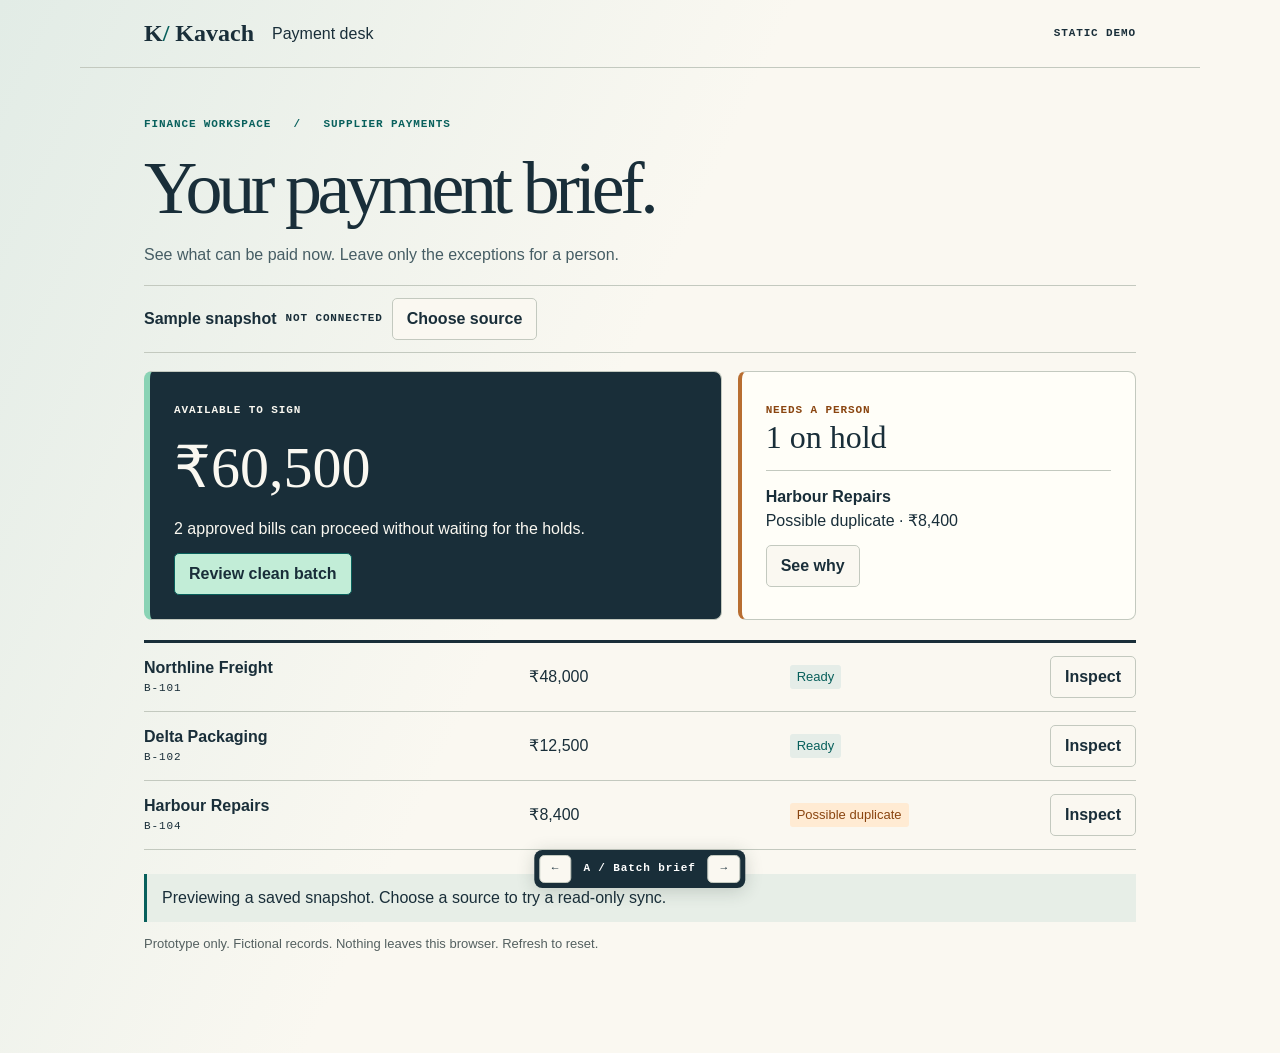
<file: kavach/templates/prototype-desk/index.html>
<!doctype html>
<!-- Throwaway exploration: should the payment workspace lead with the batch, exceptions, or register? -->
<html lang="en"><meta charset="utf-8"><meta name="viewport" content="width=device-width,initial-scale=1">
<title>Kavach / Payment desk prototype</title><link rel="stylesheet" href="desk.css">
<header><strong class="brand">K<span>/</span> Kavach</strong><span>Payment desk</span><small>STATIC DEMO</small></header>
<main>
  <div class="eyebrow">FINANCE WORKSPACE &nbsp; / &nbsp; SUPPLIER PAYMENTS</div>
  <section id="workspace"></section>
  <p id="notice" role="status">Previewing a saved snapshot. Choose a source to try a read-only sync.</p>
  <footer>Prototype only. Fictional records. Nothing leaves this browser. Refresh to reset.</footer>
</main>
<nav aria-label="Prototype layouts"><button data-move="-1" aria-label="Previous layout">&larr;</button><span id="variant"></span><button data-move="1" aria-label="Next layout">&rarr;</button></nav>
<dialog><div id="sheet"></div><button id="close">Close</button></dialog>
<script src="desk.js"></script></html>
</file>
<file: kavach/templates/prototype-desk/desk.css>
:root{--ink:#192e39;--paper:#faf8f1;--line:#c3c9bf;--teal:#08605c;--ochre:#8a4510;color:var(--ink);font:16px/1.5 "Avenir Next","Trebuchet MS",sans-serif}
*{box-sizing:border-box}body{margin:0;background:linear-gradient(115deg,#e2ece6,transparent 45%),var(--paper);min-height:100vh}
header,main{max-width:1120px;margin:auto;padding:20px clamp(18px,5vw,64px)}
header{display:flex;align-items:center;gap:18px;border-bottom:1px solid var(--line)}header small{margin-left:auto}
.brand{font: bold 24px Georgia,serif}.brand span{color:var(--teal)}main{padding-top:48px;padding-bottom:100px}
.eyebrow,small,.stamp,nav{font:600 11px/1.6 Menlo,Consolas,monospace;letter-spacing:.08em}.eyebrow{color:var(--teal)}
h1,h2,h3,p{margin:0 0 12px}h1{font:clamp(40px,7vw,74px)/1.04 Georgia,serif;letter-spacing:-.06em;margin:16px 0}
h2{font:32px/1.12 Georgia,serif}h3{font-size:17px}.lead{max-width:62ch;color:#465d64}
.tools,.actions{display:flex;flex-wrap:wrap;gap:9px;margin:18px 0}.tools{align-items:center;border-block:1px solid var(--line);padding:12px 0}
button{font:inherit;font-weight:600;color:var(--ink);background:var(--paper);border:1px solid var(--line);border-radius:5px;padding:8px 14px;cursor:pointer}
button:hover{border-color:var(--teal)}button:focus-visible{outline:3px solid #e38625;outline-offset:2px}.primary{color:white;background:var(--teal);border-color:var(--teal)}
.grid{display:grid;grid-template-columns:1.45fr 1fr;gap:16px}.card,aside,dialog{background:#fffef8;border:1px solid var(--line);border-radius:8px;padding:24px}
.hero{background:var(--ink);color:var(--paper);border-left:6px solid #8ad3b5}.hero h2{font-size:clamp(36px,5vw,58px);margin:16px 0}.hero .primary{background:#c2edd7;color:var(--ink)}
.warn{color:var(--ochre)}.pill{display:inline-block;background:#e5ede8;color:var(--teal);border-radius:3px;padding:2px 7px;font-size:13px}.pill.warn{background:#ffebd3;color:var(--ochre)}
.row{display:grid;align-items:center;grid-template-columns:1.5fr 1fr 1fr auto;gap:10px;padding:13px 0;border-bottom:1px solid var(--line)}.row b small{display:block;font-weight:400}
.inbox{border-left:4px solid #b86e31}.item{margin-top:15px;padding-top:14px;border-top:1px solid var(--line)}.ledger{border-top:3px solid var(--ink);margin-top:20px}
#notice{margin-top:24px;padding:12px 15px;background:#e7eee7;border-left:3px solid var(--teal)}footer{font-size:13px;color:#546060}
nav{position:fixed;bottom:12px;left:50%;transform:translateX(-50%);display:flex;align-items:center;gap:12px;padding:5px;background:var(--ink);color:white;border-radius:8px;white-space:nowrap;box-shadow:0 3px 18px #21352d33}nav button{padding:4px 12px}
dialog{color:var(--ink);max-width:min(520px,94vw);width:100%;max-height:88vh;overflow:auto;box-shadow:0 12px 65px #10282133}dialog::backdrop{background:#142b37aa}
dialog h2{margin:8px 0 16px}dialog button{margin:4px}.amt{font-variant-numeric:tabular-nums}
@media(max-width:700px){main{padding-top:26px}.grid{grid-template-columns:1fr}.row{grid-template-columns:1.5fr 1fr}.card,aside{padding:18px}header{gap:10px}.tools button{font-size:14px}}
</file>
